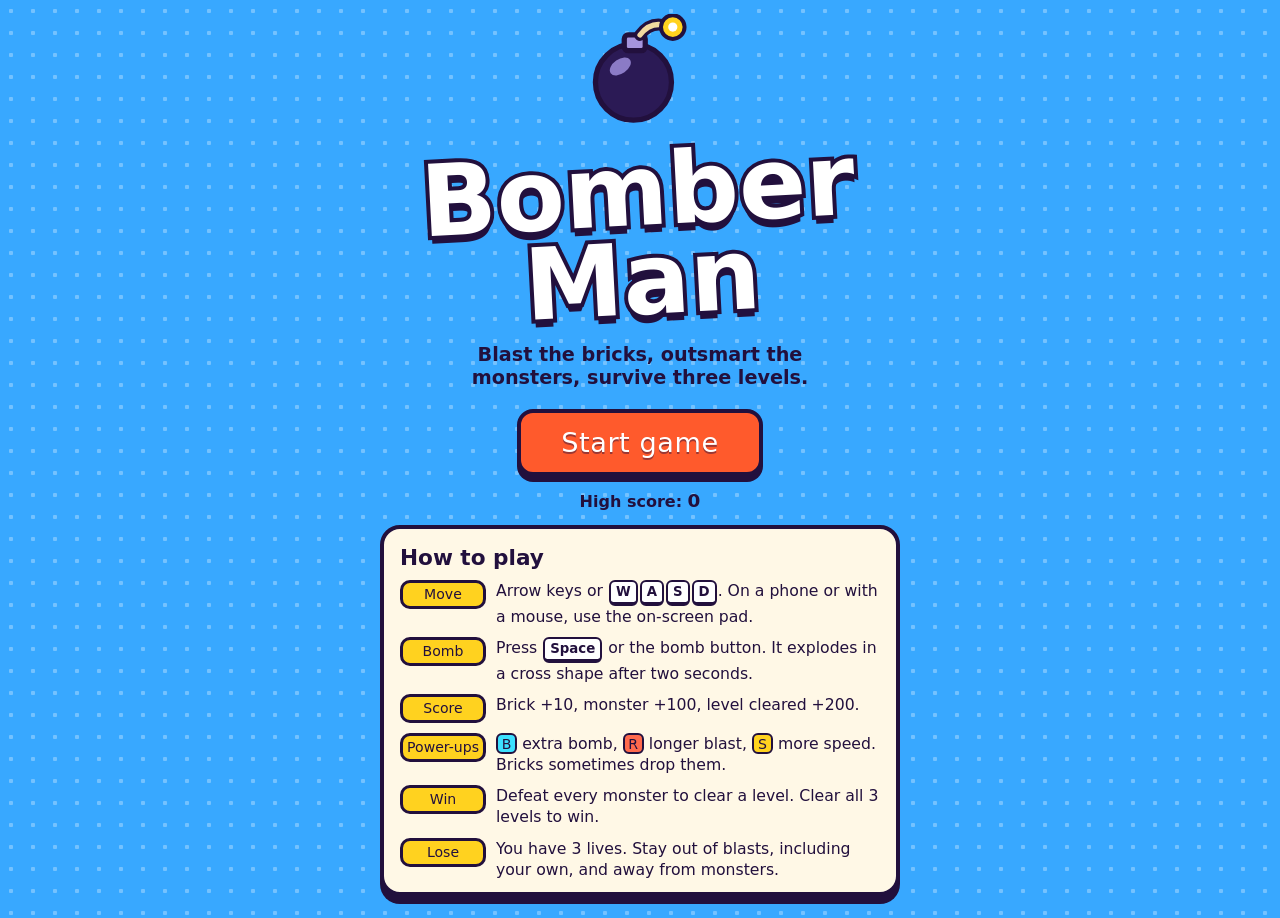
<file: BOMBERMAN/index.html>
<!DOCTYPE html>
<html lang="en">
<head>
<meta charset="UTF-8">
<meta name="viewport" content="width=device-width, initial-scale=1, viewport-fit=cover">
<meta name="color-scheme" content="light">
<title>Bomber Man</title>
<link rel="stylesheet" href="style.css">
</head>
<body>
<div class="wrap">

  <!-- ========== START SCREEN: game title, instructions, Start button ========== -->
  <section id="startScreen" class="start">
    <svg class="logo-bomb" viewBox="0 0 90 90" aria-hidden="true">
      <circle cx="40" cy="52" r="29" fill="#2b1a55" stroke="#22103d" stroke-width="4"/>
      <ellipse cx="30" cy="40" rx="9" ry="5.5" fill="#8b7bc6" transform="rotate(-35 30 40)"/>
      <rect x="33" y="16" width="16" height="12" rx="3" fill="#a594dc" stroke="#22103d" stroke-width="4"/>
      <path d="M45 16 Q54 4 68 10" fill="none" stroke="#22103d" stroke-width="9" stroke-linecap="round"/>
      <path d="M45 16 Q54 4 68 10" fill="none" stroke="#f0d9a0" stroke-width="4" stroke-linecap="round"/>
      <g transform="translate(70 10)">
        <circle class="sp" r="9" fill="#ffd21f" stroke="#22103d" stroke-width="3"/>
        <circle r="3.5" fill="#fff"/>
      </g>
    </svg>
    <h1 class="title">Bomber<br>Man</h1>
    <p class="tagline">Blast the bricks, outsmart the monsters, survive three levels.</p>
    <button id="startBtn" class="btn primary big">Start game</button>
    <p class="best-line">High score: <b id="startBest">0</b></p>

    <div class="card howto">
      <h2>How to play</h2>
      <ul>
        <li><span class="tag">Move</span><span>Arrow keys or <kbd>W</kbd><kbd>A</kbd><kbd>S</kbd><kbd>D</kbd>. On a phone or with a mouse, use the on-screen pad.</span></li>
        <li><span class="tag">Bomb</span><span>Press <kbd>Space</kbd> or the bomb button. It explodes in a cross shape after two seconds.</span></li>
        <li><span class="tag">Score</span><span>Brick +10, monster +100, level cleared +200.</span></li>
        <li><span class="tag">Power-ups</span><span><i class="pu b">B</i> extra bomb, <i class="pu r">R</i> longer blast, <i class="pu s">S</i> more speed. Bricks sometimes drop them.</span></li>
        <li><span class="tag">Win</span><span>Defeat every monster to clear a level. Clear all 3 levels to win.</span></li>
        <li><span class="tag">Lose</span><span>You have 3 lives. Stay out of blasts, including your own, and away from monsters.</span></li>
      </ul>
    </div>
  </section>

  <!-- ========== GAME SCREEN ========== -->
  <main id="gameScreen" hidden>
    <!-- Score system display -->
    <div class="hud">
      <div class="stat"><span>Score</span><b id="hudScore">0</b></div>
      <div class="stat"><span>High score</span><b id="hudBest">0</b></div>
      <div class="stat"><span>Lives</span><b id="hudLives">&hearts;&hearts;&hearts;</b></div>
      <div class="stat"><span>Level</span><b id="hudLevel">1/3</b></div>
      <button id="muteBtn" class="icon-btn" aria-label="Turn sound off">&#128266;</button>
    </div>

    <div id="stage">
      <canvas id="game" width="624" height="528" role="img" aria-label="Bomber Man game board"></canvas>
      <div id="toast" aria-live="polite"></div>

      <!-- ========== GAME OVER SCREEN: final result + Restart button ========== -->
      <div id="over" class="overlay" role="dialog" aria-labelledby="overTitle" hidden>
        <div id="overCard" class="over-card">
          <h2 id="overTitle">Game over</h2>
          <p id="overMsg"></p>
          <div class="over-stats">
            <div><span>Final score</span><b id="overScore">0</b></div>
            <div><span>High score</span><b id="overBest">0</b></div>
          </div>
          <div id="newRecord" class="badge" hidden>New high score!</div>
          <div class="btn-row">
            <button id="restartBtn" class="btn primary">Play again</button>
            <button id="menuBtn" class="btn">Menu</button>
          </div>
        </div>
      </div>
    </div>

    <!-- Player controls: touch + mouse (keyboard works too) -->
    <div class="controls">
      <div class="dpad" aria-label="Direction pad">
        <button class="d up" data-dir="up" aria-label="Move up"></button>
        <button class="d left" data-dir="left" aria-label="Move left"></button>
        <button class="d right" data-dir="right" aria-label="Move right"></button>
        <button class="d down" data-dir="down" aria-label="Move down"></button>
      </div>
      <button id="bombBtn" class="bomb-btn" aria-label="Drop bomb">
        <svg viewBox="0 0 40 40" aria-hidden="true">
          <circle cx="18" cy="23" r="13" fill="#22103d"/>
          <circle cx="13" cy="18" r="4" fill="#8b7bc6"/>
          <path d="M24 10 Q29 3 36 6" fill="none" stroke="#f0d9a0" stroke-width="3" stroke-linecap="round"/>
          <circle cx="36" cy="6" r="3.5" fill="#ffd21f"/>
        </svg>
        Bomb
      </button>
    </div>
  </main>
</div>

<script src="script.js"></script>
</body>
</html>
</file>
<file: BOMBERMAN/style.css>
/* ============================================================
   BOMBER MAN - styles
   Toy-box look: sky-blue page, thick plum outlines, hard shadows
   ============================================================ */
:root{
  --sky:#38a8ff; --ink:#22103d; --paper:#fff8e6; --sun:#ffd21f;
  --fire:#ff5a2c; --berry:#e8366d; --grass:#3fae52; --muted:#6a5a8c;
  --display:"Arial Rounded MT Bold","Chalkboard SE","Arial Black",system-ui,sans-serif;
  --body:"Trebuchet MS","Segoe UI",system-ui,sans-serif;
}
*{box-sizing:border-box}
[hidden]{display:none!important}
html{color-scheme:light}
body{
  margin:0; min-height:100vh; min-height:100dvh;
  padding:max(14px,env(safe-area-inset-top)) 14px max(22px,env(safe-area-inset-bottom));
  display:flex; justify-content:center; align-items:flex-start;
  background-color:var(--sky);
  background-image:radial-gradient(rgba(255,255,255,.3) 2px,transparent 2.5px);
  background-size:22px 22px;
  color:var(--ink); font-family:var(--body);
  overscroll-behavior:none; -webkit-tap-highlight-color:transparent;
}
:focus-visible{outline:4px solid var(--sun); outline-offset:3px}
.wrap{width:100%; max-width:640px}

/* ---------- Buttons ---------- */
.btn{
  font:inherit; font-family:var(--display); font-size:1.1rem; letter-spacing:.02em;
  color:var(--ink); background:var(--paper);
  border:4px solid var(--ink); border-radius:16px; padding:12px 26px; cursor:pointer;
  box-shadow:0 6px 0 var(--ink); transition:transform .08s, box-shadow .08s;
  touch-action:manipulation;
}
.btn:active{transform:translateY(5px); box-shadow:0 1px 0 var(--ink)}
.btn.primary{background:var(--fire); color:#fff; text-shadow:0 2px 0 rgba(34,16,61,.45)}
.btn.big{font-size:clamp(1.3rem,5vw,1.7rem); padding:14px 40px}

/* ---------- Start screen ---------- */
.start{max-width:520px; margin:0 auto; display:flex; flex-direction:column; align-items:center; text-align:center; gap:14px}
.logo-bomb{width:clamp(84px,24vw,118px); height:auto; animation:bob 1.8s ease-in-out infinite}
@keyframes bob{50%{transform:translateY(-6px) rotate(3deg)}}
.sp{transform-box:fill-box; transform-origin:center; animation:flick .22s infinite alternate}
@keyframes flick{from{transform:scale(.7)}to{transform:scale(1.3)}}
.title{
  margin:0; font-family:var(--display); font-weight:900;
  font-size:clamp(3.4rem,17vw,6.2rem); line-height:.9; color:#fff;
  -webkit-text-stroke:8px var(--ink); paint-order:stroke fill;
  text-shadow:0 8px 0 var(--ink); transform:rotate(-3deg);
}
.tagline{margin:4px 0 6px; font-size:clamp(1rem,3.6vw,1.2rem); font-weight:700; max-width:30ch}
.best-line{margin:0; font-weight:700}
.best-line b{font-family:var(--display); font-size:1.15em}
.card{
  width:100%; background:var(--paper); border:4px solid var(--ink); border-radius:20px;
  box-shadow:0 8px 0 var(--ink); padding:16px 16px 12px; text-align:left;
}
.card h2{margin:0 0 10px; font-family:var(--display); font-size:1.35rem}
.howto ul{list-style:none; margin:0; padding:0; display:grid; gap:10px}
.howto li{display:grid; grid-template-columns:86px 1fr; gap:10px; align-items:start; line-height:1.35; font-size:.98rem}
.tag{
  display:block; text-align:center; background:var(--sun); border:3px solid var(--ink);
  border-radius:10px; padding:2px 4px; font-family:var(--display); font-size:.88rem;
}
kbd{
  display:inline-block; min-width:1.6em; padding:0 5px; margin:0 1px; text-align:center;
  font:700 .85em/1.5 var(--body); background:#fff; border:2px solid var(--ink);
  border-bottom-width:4px; border-radius:6px;
}
.pu{
  display:inline-block; width:1.5em; height:1.5em; line-height:1.3em; text-align:center; font-style:normal;
  font-family:var(--display); font-size:.9em; border:2px solid var(--ink); border-radius:6px;
}
.pu.b{background:#3de0ff} .pu.r{background:#ff6a4d} .pu.s{background:var(--sun)}

/* ---------- Game screen ---------- */
#gameScreen{user-select:none; -webkit-user-select:none; -webkit-touch-callout:none}
.hud{display:grid; grid-template-columns:repeat(4,1fr) auto; gap:8px; margin-bottom:12px}
.stat{
  background:var(--paper); border:3px solid var(--ink); border-radius:14px;
  box-shadow:0 4px 0 var(--ink); padding:4px 6px 5px; text-align:center; min-width:0;
}
.stat span{display:block; font-size:.74rem; font-weight:700; color:var(--muted)}
.stat b{display:block; font-family:var(--display); font-size:clamp(1rem,4.6vw,1.4rem); line-height:1.15; white-space:nowrap}
#hudLives{color:var(--berry)}
.icon-btn{
  width:46px; border:3px solid var(--ink); border-radius:14px; background:var(--paper);
  box-shadow:0 4px 0 var(--ink); font-size:1.2rem; cursor:pointer; padding:0; touch-action:manipulation;
}
.icon-btn:active{transform:translateY(3px); box-shadow:0 1px 0 var(--ink)}

#stage{
  position:relative; margin:0 auto; aspect-ratio:13/11;
  width:min(100%, max(240px, calc((100vh - 280px) * 1.1818)));
  width:min(100%, max(240px, calc((100dvh - 280px) * 1.1818)));
  border:5px solid var(--ink); border-radius:18px; overflow:hidden; background:var(--grass);
  box-shadow:0 8px 0 var(--ink);
}
#game{display:block; width:100%; height:100%}
#toast{
  position:absolute; left:50%; top:50%; transform:translate(-50%,-50%); pointer-events:none;
  font-family:var(--display); font-size:clamp(1.5rem,7vw,2.6rem); color:#fff; white-space:nowrap;
  -webkit-text-stroke:6px var(--ink); paint-order:stroke fill; text-shadow:0 5px 0 var(--ink);
  opacity:0; transition:opacity .25s;
}
#toast.show{opacity:1; animation:pop .35s ease-out}
@keyframes pop{from{transform:translate(-50%,-50%) scale(.6)}to{transform:translate(-50%,-50%) scale(1)}}

/* Game over overlay */
.overlay{
  position:absolute; inset:0; display:grid; place-items:center; padding:10px; overflow:auto;
  background:rgba(34,16,61,.8);
}
.over-card{
  width:min(100%,340px); background:var(--paper); border:4px solid var(--ink); border-radius:20px;
  box-shadow:0 6px 0 var(--ink); padding:14px 14px 16px; text-align:center;
}
.over-card h2{margin:0; font-family:var(--display); font-size:clamp(1.7rem,8vw,2.4rem); line-height:1.05; color:var(--berry)}
.over-card.win h2{color:var(--grass)}
.over-card p{margin:6px 0 10px; font-size:.95rem; line-height:1.3}
.over-stats{display:grid; grid-template-columns:1fr 1fr; gap:8px; margin-bottom:10px}
.over-stats div{background:#fff; border:3px solid var(--ink); border-radius:12px; padding:4px}
.over-stats span{display:block; font-size:.78rem; font-weight:700; color:var(--muted)}
.over-stats b{font-family:var(--display); font-size:1.5rem}
.badge{
  display:inline-block; margin-bottom:10px; padding:3px 12px; background:var(--sun);
  border:3px solid var(--ink); border-radius:999px; font-family:var(--display); font-size:.95rem;
}
.btn-row{display:flex; gap:10px; justify-content:center; flex-wrap:wrap}
.btn-row .btn{padding:10px 18px; font-size:1rem}

/* On-screen controls (touch / mouse) */
.controls{display:flex; justify-content:space-between; align-items:center; padding:20px 6px 0; gap:12px}
.dpad{
  --pad:clamp(50px,16vw,64px);
  display:grid; gap:5px;
  grid-template-columns:repeat(3,var(--pad)); grid-template-rows:repeat(3,var(--pad));
  grid-template-areas:". up ." "left . right" ". down .";
}
.d{
  display:grid; place-items:center; padding:0; cursor:pointer; color:var(--ink);
  background:var(--paper); border:3px solid var(--ink); border-radius:16px;
  box-shadow:0 4px 0 var(--ink); touch-action:none;
}
.d::after{content:""; width:44%; height:44%; background:currentColor; clip-path:polygon(50% 8%,94% 90%,6% 90%)}
.d.up{grid-area:up} .d.down{grid-area:down} .d.left{grid-area:left} .d.right{grid-area:right}
.d.down::after{transform:rotate(180deg)} .d.left::after{transform:rotate(-90deg)} .d.right::after{transform:rotate(90deg)}
.d.active{background:var(--sun); transform:translateY(3px); box-shadow:0 1px 0 var(--ink)}
.bomb-btn{
  width:clamp(92px,28vw,116px); aspect-ratio:1; border-radius:50%; cursor:pointer;
  display:flex; flex-direction:column; align-items:center; justify-content:center; gap:2px;
  background:var(--fire); color:#fff; border:4px solid var(--ink);
  font-family:var(--display); font-size:1rem; text-shadow:0 2px 0 rgba(34,16,61,.5);
  box-shadow:0 7px 0 var(--ink); touch-action:none;
}
.bomb-btn svg{width:40%; height:auto}
.bomb-btn.active{transform:translateY(5px); box-shadow:0 2px 0 var(--ink)}

/* Phones held sideways: pad left, bomb right, board in the middle */
@media (orientation:landscape) and (max-height:520px){
  .wrap{max-width:none}
  #gameScreen{display:grid; grid-template-columns:auto 1fr auto; grid-template-areas:"hud hud hud" "pad stage bomb"; align-items:center; column-gap:14px}
  .hud{grid-area:hud; margin-bottom:8px}
  #stage{grid-area:stage; width:min(100%, calc((100vh - 110px) * 1.1818))}
  .controls{display:contents}
  .dpad{grid-area:pad; --pad:52px}
  .bomb-btn{grid-area:bomb}
}
@media (prefers-reduced-motion:reduce){
  .logo-bomb,.sp,#toast.show{animation:none}
}
</file>
